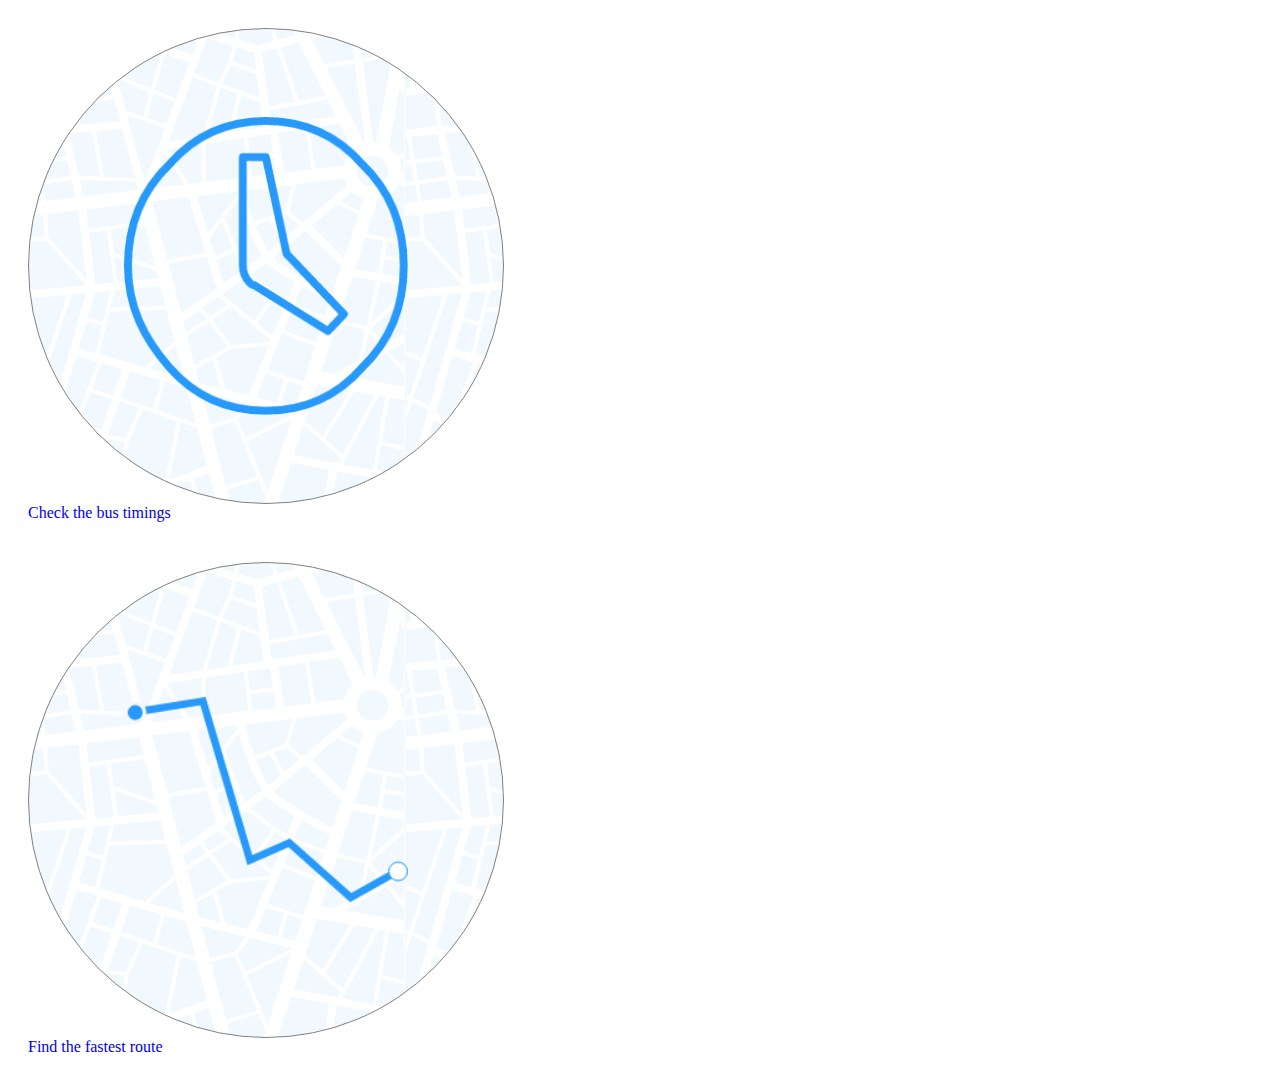
<file: docs/index.html>
<html>
    <head>
        <link href="https://cdn.jsdelivr.net/npm/bootstrap@5.0.0-beta1/dist/css/bootstrap.min.css" rel="stylesheet" integrity="sha384-giJF6kkoqNQ00vy+HMDP7azOuL0xtbfIcaT9wjKHr8RbDVddVHyTfAAsrekwKmP1" crossorigin="anonymous">    
        <link href = "styles.css" rel="stylesheet">
    </head>
    <body>
        <div class="container">
            <div class="row">
                <section class = "bus-timing col row justify-content-center">
                    <div id = "time-btn">
                        <img src = "images/Time.png" id="clock" class="rounded-circle">
                    </div>
                    <a href="bus-timings.html" id="timing-link" class="row justify-content-center">Check the bus timings</a>
                </section>
                <section class="fastest-route col row justify-content-center">
                    <div id="route-btn">
                        <img src="images/route.png" id="route">
                    </div>
                    <a href="fastest-route.html" id="fastest-link" class="row justify-content-center">Find the fastest route</a>
                </section>
            </div>
        </div>
        <script src="https://code.jquery.com/jquery-3.5.1.js" integrity="sha256-QWo7LDvxbWT2tbbQ97B53yJnYU3WhH/C8ycbRAkjPDc=" crossorigin="anonymous"></script>
        <script src="script.js"></script>
    </body>
</html>
</file>
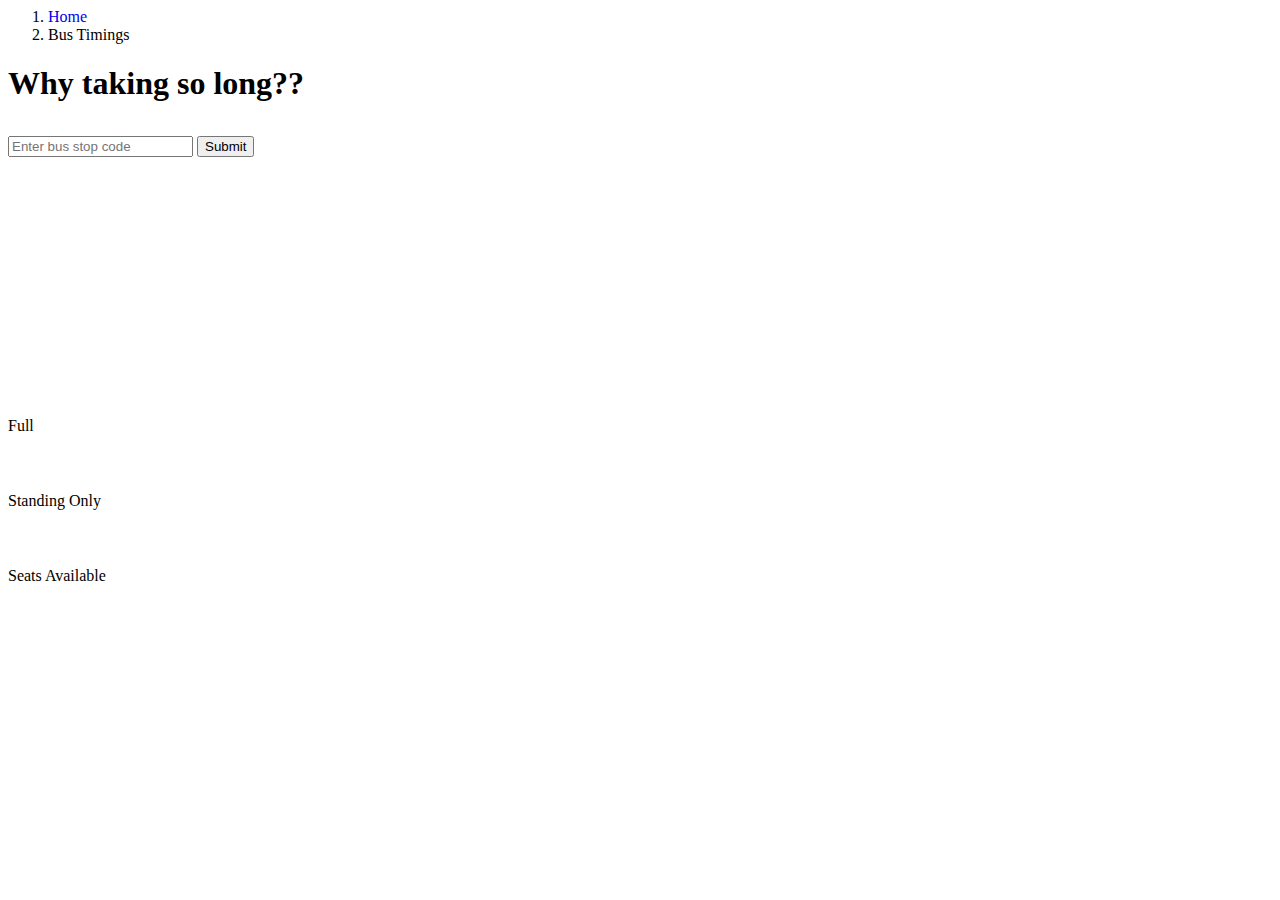
<file: docs/bus-timings.html>
<html>
    <head>
        <link href="https://cdn.jsdelivr.net/npm/bootstrap@5.0.0-beta1/dist/css/bootstrap.min.css" rel="stylesheet" integrity="sha384-giJF6kkoqNQ00vy+HMDP7azOuL0xtbfIcaT9wjKHr8RbDVddVHyTfAAsrekwKmP1" crossorigin="anonymous">    
        <link href = "styles.css" rel="stylesheet">
    </head>
    <nav aria-label="breadcrumb" class="container">
      <ol class="breadcrumb">
        <li class="breadcrumb-item" id="home"><a href="index.html">Home</a></li>
        <li class="breadcrumb-item active" aria-current="page">Bus Timings</li>
      </ol>
    </nav>
    <body>
      <div class="container-fluid bus-timings">
        <div class="row">
          <section class="col">
            <h1 id="taking-so-long">Why taking so long??</h1>
            <form id="bus-timings">
                <input type="search" placeholder="Enter bus stop code" id = "search" class="form-control" maxlength="5" minlength="5" required>
                <button type="submit">Submit</button>
            </form>
            <p class = "text-danger" id = "search">Invalid bus stop code!</p> <!--Error message [Hidden on load]-->
            <div class="search-results"></div>
          </section>
          <div class="w-100 d-block d-sm-block d-md-none"></div>
          <section class="col" id="arrival"> <!--script.js will insert more elements when form is submitted [Hidden on load]-->
            <h1 class="bus-stop"><span id = "name"></span> (<span id = "code"></span>)</h1>
            <h5 id="theader">Time(min)</h5>
            <table class="timing-table table">
                <tbody>
                </tbody>
            </table>
            <!--when the div below is clicked, the breadcrumb nav on fastest-route.html and map.html changes to include a new link to bus-timings.html-->
            <!--it also takes the value entered in the search input above and places it in the departure search input in fastest-route.html-->
            <div id="see-fastest" class="container">
              <svg xmlns="http://www.w3.org/2000/svg" width="44.502" height="30.94" viewBox="0 0 44.502 30.94">
                <path id="Path_233" data-name="Path 233" d="M0,25.928,13.974,0,27.4,25.928" transform="translate(26.877 1.761) rotate(90)" fill="none" stroke="#2699fb" stroke-width="4"/>
                <path id="Path_234" data-name="Path 234" d="M0,25.928,13.974,0,27.4,25.928" transform="translate(40.221 1.761) rotate(90)" fill="none" stroke="#2699fb" stroke-width="4"/>
              </svg>
              <a href="fastest-route.html" id="fast-btn">See the fastest route to your destination</a>
            </div>
          </section>
          <section class="col-sm-2 align-self-center">
            <div class="row">
              <div class="col-sm-auto">
                <div id = "red-circle" class="bg-danger"></div>
              </div>
              <div class="col">
                <p>Full</p>
              </div>
            </div>
            <div class="row">
              <div class="col-sm-auto">
                <div id = "yellow-circle" class="bg-warning"></div>
              </div>
              <div class="col">
                <p>Standing Only</p>
              </div>
            </div>
            <div class="row">
              <div class="col-sm-auto">
                <div id = "green-circle" class="bg-success"></div>
              </div>
              <div class="col">
                <p>Seats Available</p>
              </div>
            </div>
          </section>
        </div>
      </div>
      <script src="https://code.jquery.com/jquery-3.5.1.js" integrity="sha256-QWo7LDvxbWT2tbbQ97B53yJnYU3WhH/C8ycbRAkjPDc=" crossorigin="anonymous"></script>
      <script src="script.js"></script>
    </body>
</html>
</file>
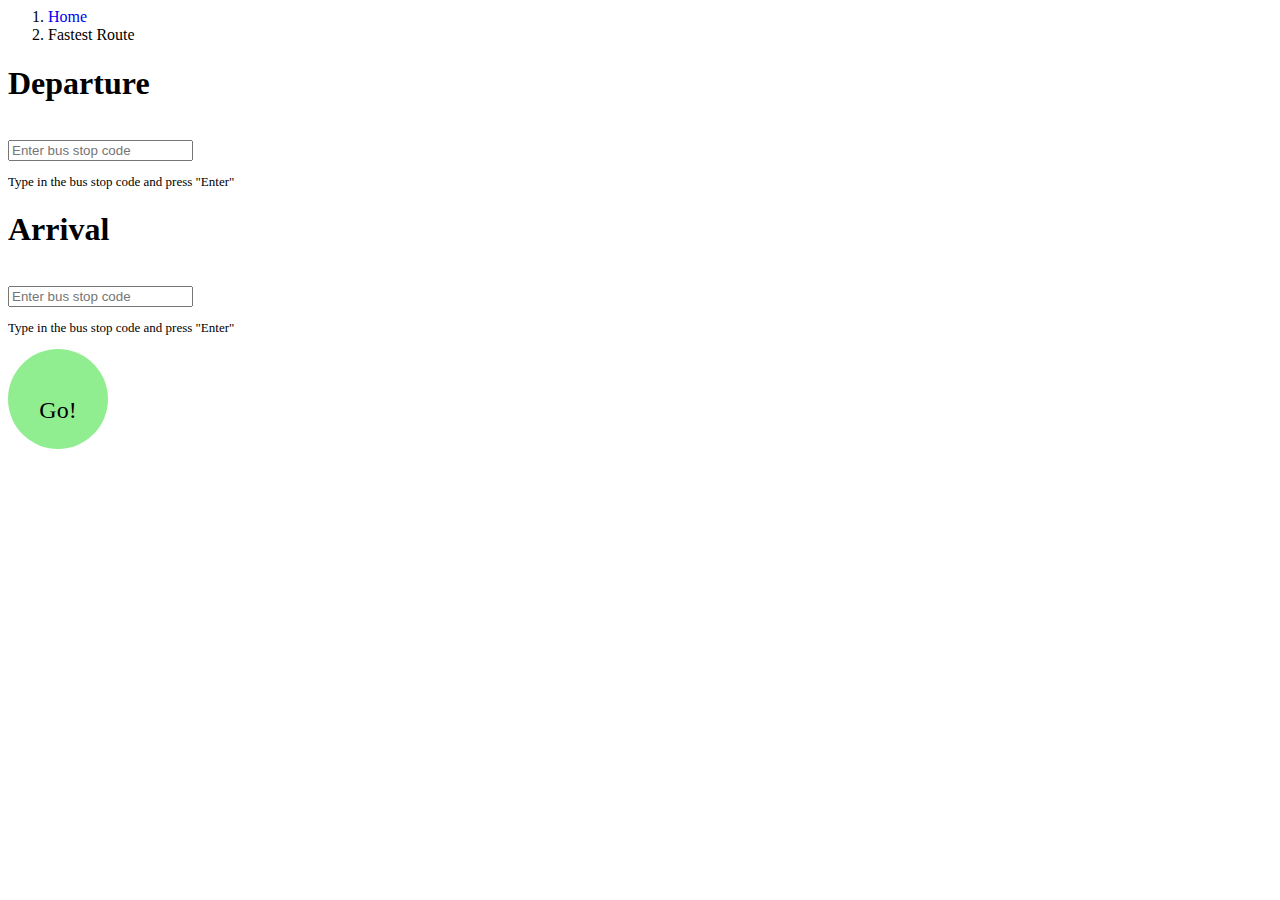
<file: docs/fastest-route.html>
<html>
    <head>
        <link href = "styles.css" rel="stylesheet">
        <link href="https://cdn.jsdelivr.net/npm/bootstrap@5.0.0-beta1/dist/css/bootstrap.min.css" rel="stylesheet" integrity="sha384-giJF6kkoqNQ00vy+HMDP7azOuL0xtbfIcaT9wjKHr8RbDVddVHyTfAAsrekwKmP1" crossorigin="anonymous">    
    </head>
    <nav aria-label="breadcrumb" class="container">
        <ol class="breadcrumb" id = "special-nav">
          <li class="breadcrumb-item" id='home'><a href="index.html">Home</a></li>
          <li class="breadcrumb-item active" aria-current="page">Fastest Route</li>
        </ol>
      </nav>
    <body>
        <div class="container">
            <div class="row">
                <section class="col row justify-content-center">
                    <h1>Departure</h1>
                    <p class = "text-danger" id = "departure">Invalid bus stop code!</p> <!--Error message [Hidden on load]-->
                    <form class = "departure">
                        <input type="search" placeholder="Enter bus stop code" id = "search" class="departure form-control" maxlength="5" minlength="5" required>
                    </form>
                    <p class="text-muted" id="help">Type in the bus stop code and press "Enter"</p>
                    <div class="spinner-border text-primary" id = "departure" role="status"></div>
                    <!--Code from https://getbootstrap.com/docs/4.4/components/spinners/-->
                </section>
                <section class="col row justify-content-center">
                    <h1>Arrival</h1>
                    <p class = "text-danger" id = "arrival">Invalid bus stop code!</p> <!--Error message [Hidden on load]-->
                    <form class = "arrival">
                        <input type="search" placeholder="Enter bus stop code" id = "search" class="arrival form-control" maxlength="5" minlength="5" required>
                    </form>
                    <p class="text-muted" id="help">Type in the bus stop code and press "Enter"</p>
                    <div class="spinner-border text-primary" id = "arrival" role="status"></div>
                    <!--Code from https://getbootstrap.com/docs/4.4/components/spinners/-->
                </section>
            </div>
            <section class="row justify-content-center">
                <div id="go">
                    <p>Go!</p>
                </div>
            </section>
        </div>
        <script src="https://code.jquery.com/jquery-3.5.1.js" integrity="sha256-QWo7LDvxbWT2tbbQ97B53yJnYU3WhH/C8ycbRAkjPDc=" crossorigin="anonymous"></script>
        <script src="script.js"></script>
    </body>
</html>
</file>
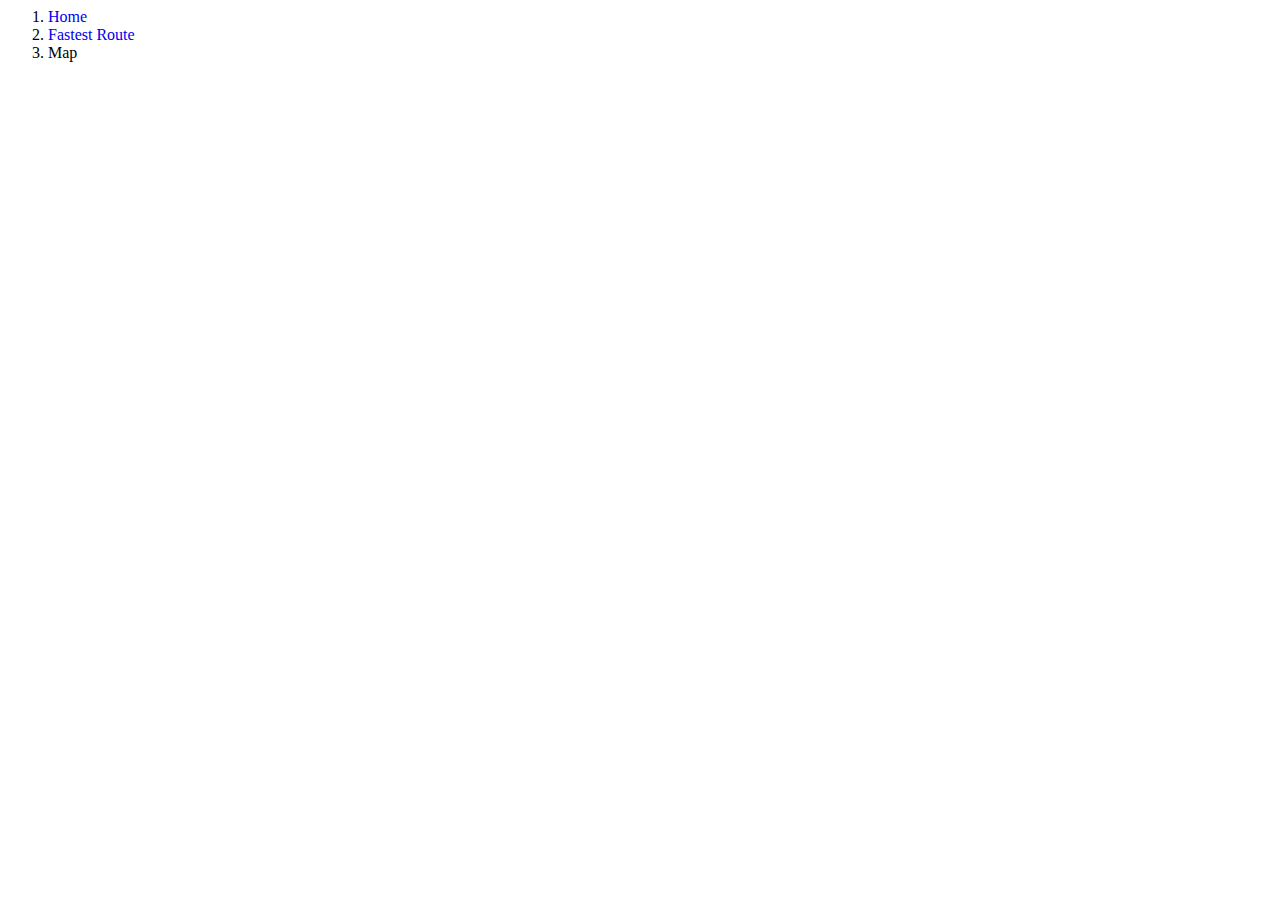
<file: docs/map.html>
<html xmlns="http://www.w3.org/1999/xhtml" xml:lang="en" lang="en" xmlns:v="urn:schemas-microsoft-com:vml"> <!--Copied from https://gothere.sg/api/maps/getting-started.html-->
    <head>
        <link href = "styles.css" rel="stylesheet">
        <link href="https://cdn.jsdelivr.net/npm/bootstrap@5.0.0-beta1/dist/css/bootstrap.min.css" rel="stylesheet" integrity="sha384-giJF6kkoqNQ00vy+HMDP7azOuL0xtbfIcaT9wjKHr8RbDVddVHyTfAAsrekwKmP1" crossorigin="anonymous">    
    </head>
    <nav aria-label="breadcrumb" class="container">
        <ol class="breadcrumb" id = "special-nav">
          <li class="breadcrumb-item" id="home"><a href="index.html">Home</a></li>
          <li class="breadcrumb-item"><a href="fastest-route.html">Fastest Route</a></li>
          <li class="breadcrumb-item active" aria-current="page">Map</li>
        </ol>
      </nav>
      <body>
        <div class="container">
          <section id="map"></section>
          <section id="panel" class="row"></section>
        </div>
        <script type="text/javascript" src="https://gothere.sg/jsapi?sensor=false"> </script>
        <script src="https://code.jquery.com/jquery-3.5.1.js" integrity="sha256-QWo7LDvxbWT2tbbQ97B53yJnYU3WhH/C8ycbRAkjPDc=" crossorigin="anonymous"></script>
        <script src="script.js"></script>
        <script type="text/javascript">
          departure = JSON.parse(sessionStorage.getItem("departure")); //get coordinates processed from previous page
          arrival = JSON.parse(sessionStorage.getItem("arrival"));
          /* Copied from https://gothere.sg/api/maps/getting-started.html */
          gothere.load("maps");
          function initialize() {
            if (GBrowserIsCompatible()) {
              // Create the Gothere map object.
              var map = new GMap2(document.getElementById("map"));
              // Set the center of the map.
              map.setCenter(new GLatLng(1.362083, 103.819836), 11);
              // Add zoom controls on the top left of the map.
              map.addControl(new GSmallMapControl());
              // Add a scale bar at the bottom left of the map.
              map.addControl(new GScaleControl());
              // Create a directions object.
              var directions = new GDirections(map, document.getElementById("panel"));
              var dlatlng = new GLatLng(departure[0],departure[1]); //added in myself - create GLatLng objects from coordinates given
              var alatlng = new GLatLng(arrival[0],arrival[1]); //added in myself - create GLatLng objects from coordinates give
              // Get public transport directions.
              var options = {
                travelMode:G_TRAVEL_MODE_TRANSIT,
                fastestRoute: true
              };
              directions.loadFromWaypoints([dlatlng,alatlng],options); //added in myself - load directions based of GLatLng objects
            }
          }
          gothere.setOnLoadCallback(initialize);
          /* ------------------------------------------------------------ */
        </script>
    </body>
</html>
</file>
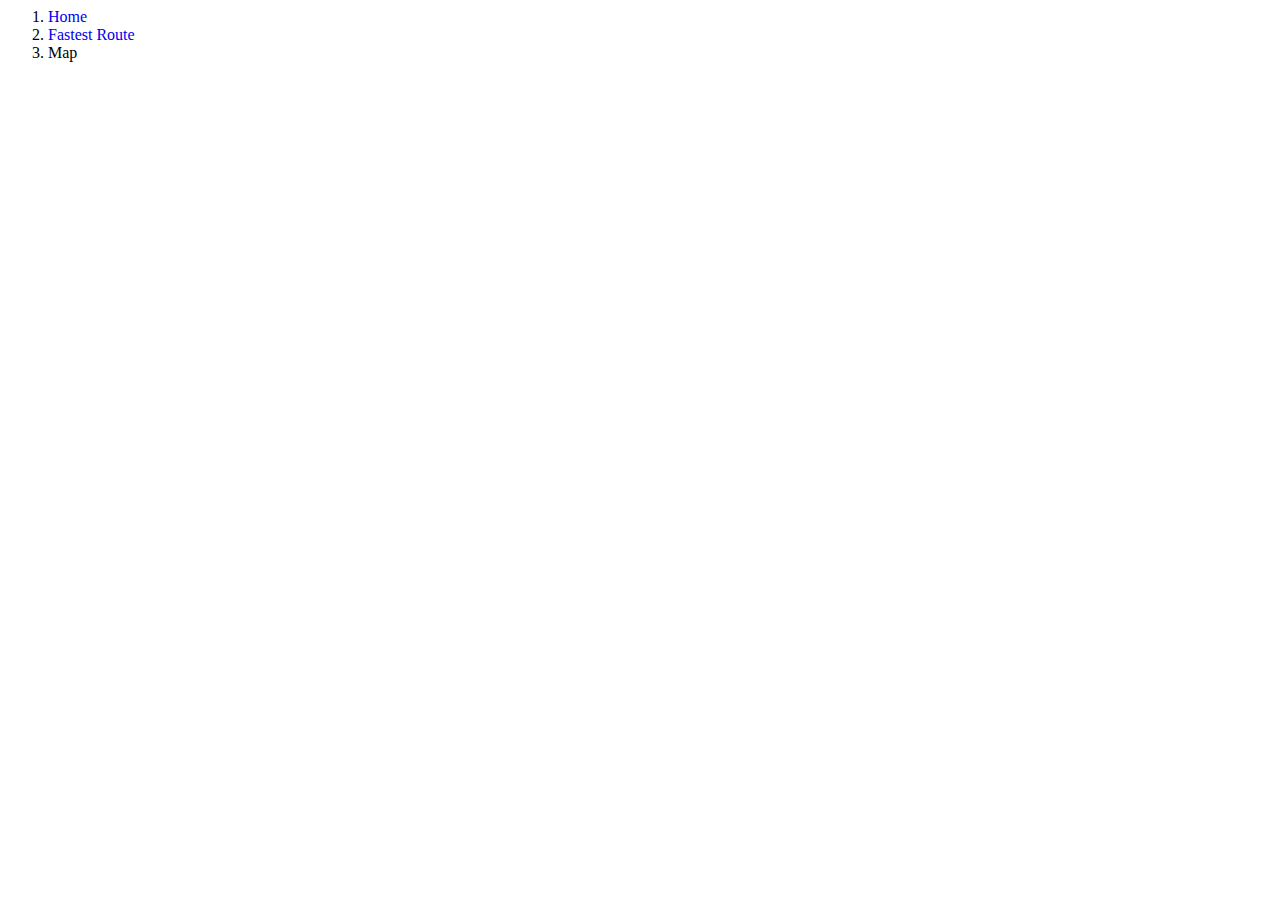
<file: ID_S10203242_RusselldeSilva_Assg2_website/map.html>
<html xmlns="http://www.w3.org/1999/xhtml" xml:lang="en" lang="en" xmlns:v="urn:schemas-microsoft-com:vml"> <!--Copied from https://gothere.sg/api/maps/getting-started.html-->
    <head>
        <link href = "styles.css" rel="stylesheet">
        <link href="https://cdn.jsdelivr.net/npm/bootstrap@5.0.0-beta1/dist/css/bootstrap.min.css" rel="stylesheet" integrity="sha384-giJF6kkoqNQ00vy+HMDP7azOuL0xtbfIcaT9wjKHr8RbDVddVHyTfAAsrekwKmP1" crossorigin="anonymous">    
    </head>
    <nav aria-label="breadcrumb" class="container">
        <ol class="breadcrumb" id = "special-nav">
          <li class="breadcrumb-item" id="home"><a href="index.html">Home</a></li>
          <li class="breadcrumb-item"><a href="fastest-route.html">Fastest Route</a></li>
          <li class="breadcrumb-item active" aria-current="page">Map</li>
        </ol>
      </nav>
      <body>
        <div class="container">
          <section id="map"></section>
          <section id="panel" class="row"></section>
        </div>
        <script type="text/javascript" src="http://gothere.sg/jsapi?sensor=false"> </script>
        <script src="https://code.jquery.com/jquery-3.5.1.js" integrity="sha256-QWo7LDvxbWT2tbbQ97B53yJnYU3WhH/C8ycbRAkjPDc=" crossorigin="anonymous"></script>
        <script src="script.js"></script>
        <script type="text/javascript">
          departure = JSON.parse(sessionStorage.getItem("departure")); //get coordinates processed from previous page
          arrival = JSON.parse(sessionStorage.getItem("arrival"));
          /* Copied from https://gothere.sg/api/maps/getting-started.html */
          gothere.load("maps");
          function initialize() {
            if (GBrowserIsCompatible()) {
              // Create the Gothere map object.
              var map = new GMap2(document.getElementById("map"));
              // Set the center of the map.
              map.setCenter(new GLatLng(1.362083, 103.819836), 11);
              // Add zoom controls on the top left of the map.
              map.addControl(new GSmallMapControl());
              // Add a scale bar at the bottom left of the map.
              map.addControl(new GScaleControl());
              // Create a directions object.
              var directions = new GDirections(map, document.getElementById("panel"));
              var dlatlng = new GLatLng(departure[0],departure[1]); //added in myself - create GLatLng objects from coordinates given
              var alatlng = new GLatLng(arrival[0],arrival[1]); //added in myself - create GLatLng objects from coordinates give
              // Get public transport directions.
              var options = {
                travelMode:G_TRAVEL_MODE_TRANSIT,
                fastestRoute: true
              };
              directions.loadFromWaypoints([dlatlng,alatlng],options); //added in myself - load directions based of GLatLng objects
            }
          }
          gothere.setOnLoadCallback(initialize);
          /* ------------------------------------------------------------ */
        </script>
    </body>
</html>
</file>
<file: docs/styles.css>
/*media  queries*/
/*change size of icons on index.html*/
@media screen and (max-width: 600px){ 
    #time-btn, #route-btn{
        width: 250px;
        height: 250px;
    }
}
@media (min-width: 600px){
    #time-btn, #route-btn{
        width: 300px;
        height: 300px;
    }

}
@media (min-width: 768px){
    #time-btn, #route-btn{
        width: 474px;
        height: 474px;
        background-image: none;
    };
}
@media (min-width: 900px){
    #time-btn, #route-btn{
        width: 474px;
        height: 474px;
        background-image: none;
    };
}

/*index.html*/
.bus-timing, .fastest-route{
    padding: 20px;
}
#time-btn, #route-btn{
    display: flex;
    justify-content: center;
    align-content: center;
    background-image:url("images/map.png");
    padding: 0;
    border: solid 1px gray;
    border-radius: 50%;
}
#route{
    width: 60%;
    height: auto;
    margin: auto;
}
#clock{
    width: 60%;
    height: auto;
    margin: auto;
}

/*bus-timings.html*/
#taking-so-long{padding-bottom:12px;}
#see-fastest{
    display: flex;
    flex-direction: column;
    border: solid 1px #2699fb;
    border-radius: 25px;
    padding-top: 10px;
    padding-bottom: 10px;
}

a{text-decoration: none;}
.col-6 h1,h5{text-align: center;}
#red-circle{
    height: 25px;
    width: 25px;
    margin: 0;
    border-radius: 50%;
}
#yellow-circle{
    height: 25px;
    width: 25px;
    border-radius: 50%;
}
#green-circle{
    height: 25px;
    width: 25px;
    border-radius: 50%;

}

#arrival{visibility: hidden;}

/*fastext-route.html*/
#go{
    display: flex;
    justify-content: center;
    width: 100px;
    height: 100px;
    border-radius: 50%;
    background-color:lightgreen;
}
#go p {
    font-size: x-large;
    margin-bottom: 0px;
    height: min-content;
    align-self: center;
}
/*hidden on load*/
.spinner-border{visibility: hidden;} /* loading wheel - only displays while AJAX request is loading */
.text-danger{ /* error message - only displays when user enters invalid bus stop code */
    visibility: hidden;
    font-size: small;
    margin-bottom: 0px;
}
/*--------------*/
#help{font-size: small;}
form{margin-bottom: 0px;}
</file>
<file: ID_S10203242_RusselldeSilva_Assg2_website/styles.css>
/*media  queries*/
/*change size of icons on index.html*/
@media screen and (max-width: 600px){ 
    #time-btn, #route-btn{
        width: 250px;
        height: 250px;
    }
}
@media (min-width: 600px){
    #time-btn, #route-btn{
        width: 300px;
        height: 300px;
    }

}
@media (min-width: 768px){
    #time-btn, #route-btn{
        width: 474px;
        height: 474px;
        background-image: none;
    };
}
@media (min-width: 900px){
    #time-btn, #route-btn{
        width: 474px;
        height: 474px;
        background-image: none;
    };
}

/*index.html*/
.bus-timing, .fastest-route{
    padding: 20px;
}
#time-btn, #route-btn{
    display: flex;
    justify-content: center;
    align-content: center;
    background-image:url("images/map.png");
    padding: 0;
    border: solid 1px gray;
    border-radius: 50%;
}
#route{
    width: 60%;
    height: auto;
    margin: auto;
}
#clock{
    width: 60%;
    height: auto;
    margin: auto;
}

/*bus-timings.html*/
#taking-so-long{padding-bottom:12px;}
#see-fastest{
    display: flex;
    flex-direction: column;
    border: solid 1px #2699fb;
    border-radius: 25px;
    padding-top: 10px;
    padding-bottom: 10px;
}

a{text-decoration: none;}
.col-6 h1,h5{text-align: center;}
#red-circle{
    height: 25px;
    width: 25px;
    margin: 0;
    border-radius: 50%;
}
#yellow-circle{
    height: 25px;
    width: 25px;
    border-radius: 50%;
}
#green-circle{
    height: 25px;
    width: 25px;
    border-radius: 50%;

}

#arrival{visibility: hidden;}

/*fastext-route.html*/
#go{
    display: flex;
    justify-content: center;
    width: 100px;
    height: 100px;
    border-radius: 50%;
    background-color:lightgreen;
}
#go p {
    font-size: x-large;
    margin-bottom: 0px;
    height: min-content;
    align-self: center;
}
/*hidden on load*/
.spinner-border{visibility: hidden;} /* loading wheel - only displays while AJAX request is loading */
.text-danger{ /* error message - only displays when user enters invalid bus stop code */
    visibility: hidden;
    font-size: small;
    margin-bottom: 0px;
}
/*--------------*/
#help{font-size: small;}
form{margin-bottom: 0px;}
</file>
